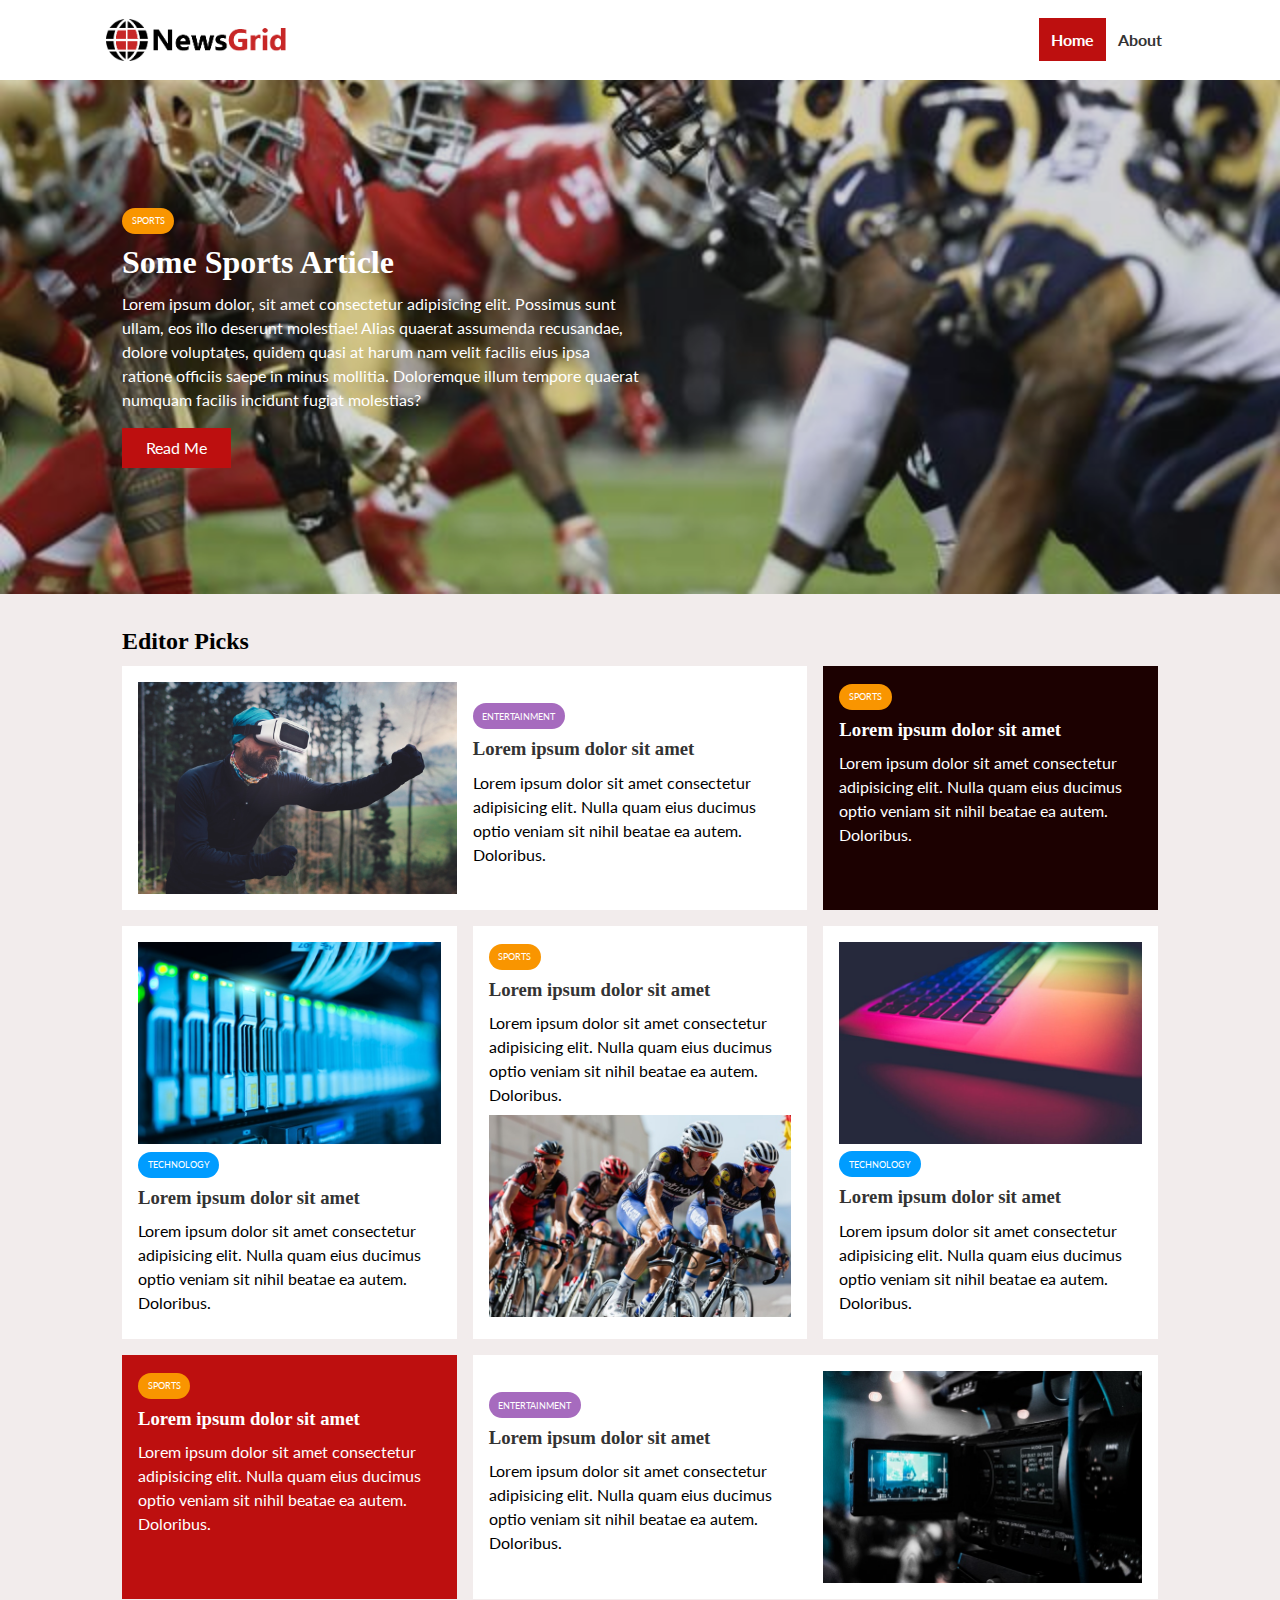
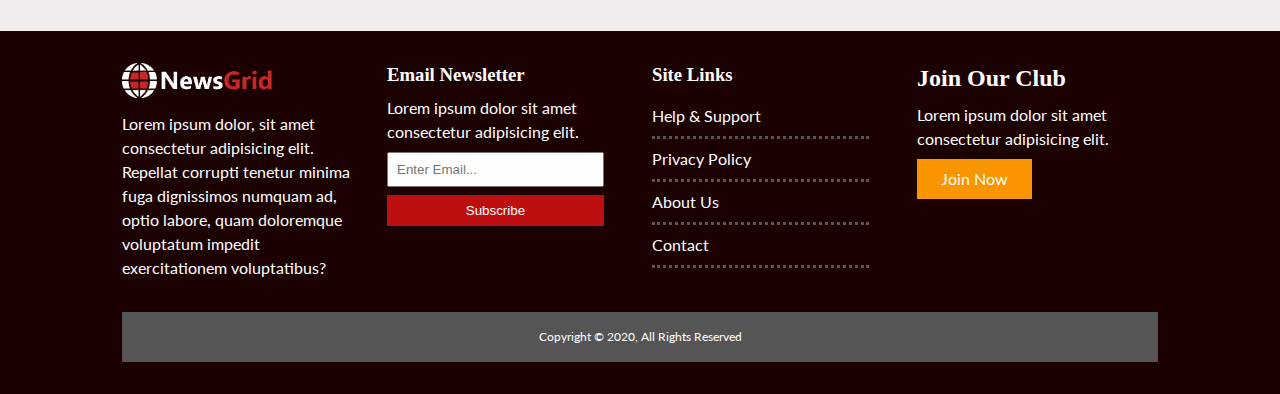
<file: index.html>
<!DOCTYPE html>
<html lang="en">
<head>
  <meta charset="UTF-8">
  <meta name="viewport" content="width=device-width, initial-scale=1.0"><link href="https://fonts.googleapis.com/css2?family=Fira+Sans:ital,wght@1,500&family=Lato&display=swap" rel="stylesheet">
  <link rel="stylesheet" href="https://use.fontawesome.com/releases/v5.13.0/css/all.css" integrity="sha384-Bfad6CLCknfcloXFOyFnlgtENryhrpZCe29RTifKEixXQZ38WheV+i/6YWSzkz3V" crossorigin="anonymous">
  <link rel="stylesheet" href="css/style.css">
  <link rel="stylesheet" media="screen and (max-width: 768px)" href="css/mobile.css">
  <link rel="shortcut icon" type="image/x-icon" href="favicon.ico">
  <title>News Grid</title>
</head>

<body>
<nav id="main-nav">
<div class="container">
  <img src="image_resources/logo.png" alt="News grid" class="logo">
  <div class="social">
    <a href="http://facebook.com" target="_blank"><i class="fab fa-facebook" style="font-size:32px;"></i></a>
    <a href="http://twitter.com" target="_blank"><i class="fab fa-twitter"style="font-size:32px;"></i></a> <a href="http://instagram.com" target="_blank"><i class="fab fa-instagram" style="font-size:32px;"></i></a>
    <a href="http://youtube.com" target="_blank"><i class="fab fa-youtube"style="font-size:32px;"></i></a>
  </div>
<ul>
  <li><a class="current" href="index.html">Home</a></li>
  <li><a href="about.html">About</a></li>
</ul>
</div>
</nav>
<!-- Showcase -->

<header id="showcase">
  <div class="container">
    <div class="showcase-container">
      <div class="showcase-content">
        <div class="category category-sports">Sports</div>
        <h1>Some Sports Article</h1>
        <p>Lorem ipsum dolor, sit amet consectetur adipisicing elit. Possimus sunt ullam, eos illo deserunt molestiae! Alias quaerat assumenda recusandae, dolore voluptates, quidem quasi at harum nam velit facilis eius ipsa ratione officiis saepe in minus mollitia. Doloremque illum tempore quaerat numquam facilis incidunt fugiat molestias?</p>
        <a href="article.html" class="btn btn-primary">Read Me</a>
      </div>
    </div>
  </div>
</header>
<!-- Home Articles -->
<section id="home-articles" class="py-2">
  <div class="container">
      <h2>Editor Picks</h2>
      <div class="articles-container">
        <article class="card">
          <img src="image_resources/articles/ent1.jpg" alt="">
          <div>
            <div class="category category-ent">Entertainment</div>
            <h3>
              <a href="article.html">Lorem ipsum dolor sit amet</a>
            </h3>
            <p>Lorem ipsum dolor sit amet consectetur adipisicing elit. Nulla quam eius ducimus optio veniam sit nihil beatae ea autem. Doloribus.</p>
          </div>
        </article>
        <article class="card bg-dark">
          <div class="category category-sports">Sports</div>
          <h3>
            <a href="article.html">Lorem ipsum dolor sit amet</a>
          </h3>
          <p>Lorem ipsum dolor sit amet consectetur adipisicing elit. Nulla quam eius ducimus optio veniam sit nihil beatae ea autem. Doloribus.</p>
        </article>
        <article class="card">
          <img src="image_resources/articles/tech1.jpg" alt="">
          <div class="category category-tech">Technology</div>
          <h3>
            <a href="article.html">Lorem ipsum dolor sit amet</a>
          </h3>
          <p>Lorem ipsum dolor sit amet consectetur adipisicing elit. Nulla quam eius ducimus optio veniam sit nihil beatae ea autem. Doloribus.</p>
        </article>
        <article class="card">
          <div class="category category-sports">Sports</div>
          <h3>
            <a href="article.html">Lorem ipsum dolor sit amet</a>
          </h3>
          <p>Lorem ipsum dolor sit amet consectetur adipisicing elit. Nulla quam eius ducimus optio veniam sit nihil beatae ea autem. Doloribus.</p>
          <img src="image_resources/articles/sports1.jpg" alt="">
        </article>
        <article class="card">
          <img src="image_resources/articles/tech2.jpg" alt="">
          <div class="category category-tech">Technology</div>
          <h3>
            <a href="article.html">Lorem ipsum dolor sit amet</a>
          </h3>
          <p>Lorem ipsum dolor sit amet consectetur adipisicing elit. Nulla quam eius ducimus optio veniam sit nihil beatae ea autem. Doloribus.</p>
        </article>
        <article class="card bg-primary">
          <div class="category category-sports">Sports</div>
          <h3>
            <a href="article.html">Lorem ipsum dolor sit amet</a>
          </h3>
          <p>Lorem ipsum dolor sit amet consectetur adipisicing elit. Nulla quam eius ducimus optio veniam sit nihil beatae ea autem. Doloribus.</p>
        </article>
        <article class="card">
          <div>
            <div class="category category-ent">Entertainment</div>
            <h3>
              <a href="article.html">Lorem ipsum dolor sit amet</a>
            </h3>
            <p>Lorem ipsum dolor sit amet consectetur adipisicing elit. Nulla quam eius ducimus optio veniam sit nihil beatae ea autem. Doloribus.</p>
          </div>
          <img src="image_resources/articles/ent2.jpg" alt="">
        </article>
      </div>
  </div>
</section>
  
<!-- Footer -->

<footer id="main-footer" class="py-2">
  <div class="container footer-container">
    <div>
      <img src="image_resources/logo_light.png" alt="NewsGrid">
      <p>Lorem ipsum dolor, sit amet consectetur adipisicing elit. Repellat corrupti tenetur minima fuga dignissimos numquam ad, optio labore, quam doloremque voluptatum impedit exercitationem voluptatibus?</p>
    </div>
    <div>
      <h3>Email Newsletter</h3>
      <p>Lorem ipsum dolor sit amet consectetur adipisicing elit.</p>
      <form name="contact" method="POST" data-netlify="true">
        <input type="email" name="email" placeholder="Enter Email...">
        <input type="submit" value="Subscribe" class="btn btn-primary">
      </form>
    </div>
    <div>
      <h3>Site Links</h3>
      <ul class="list">
        <li><a href="#">Help & Support</a></li>
        <li><a href="#">Privacy Policy</a></li>
        <li><a href="#">About Us</a></li>
        <li><a href="#">Contact</a></li>
      </ul>
    </div>
    <div>
      <h2>Join Our Club</h2>
      <p>Lorem ipsum dolor sit amet consectetur adipisicing elit.</p>
      <a href="#" class="btn btn-secondary">Join Now</a>
    </div>
    <div>
      <p>
        Copyright &copy; 2020, All Rights Reserved
      </p>
    </div>
  </div>
</footer>
</body>
</html>
</file>
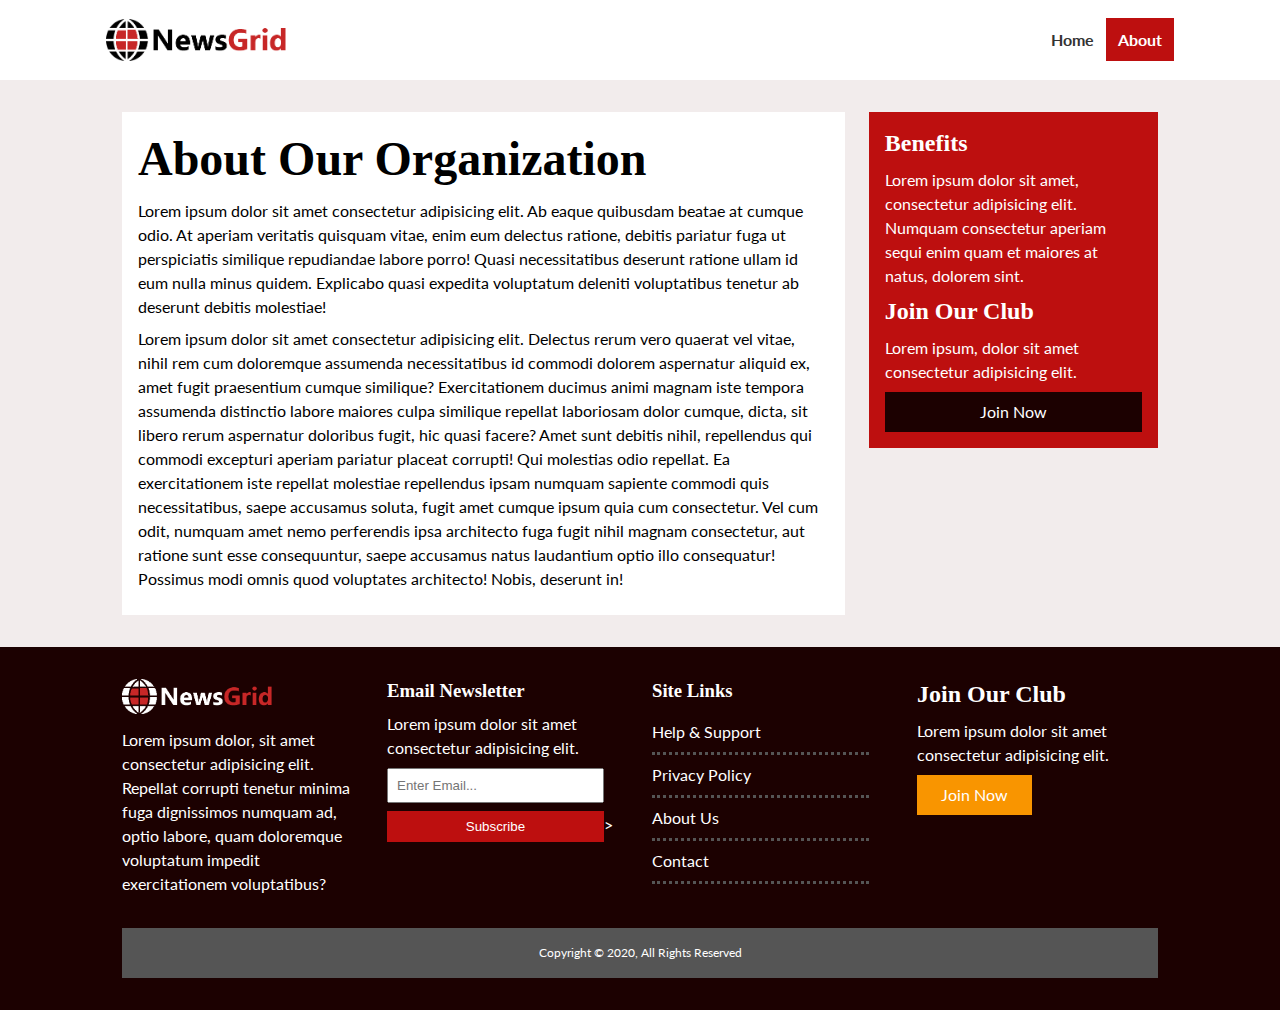
<file: about.html>
<!DOCTYPE html>
<html lang="en">
<head>
  <meta charset="UTF-8">
  <meta name="viewport" content="width=device-width, initial-scale=1.0"><link href="https://fonts.googleapis.com/css2?family=Fira+Sans:ital,wght@1,500&family=Lato&display=swap" rel="stylesheet">
  <link rel="stylesheet" href="https://use.fontawesome.com/releases/v5.13.0/css/all.css" integrity="sha384-Bfad6CLCknfcloXFOyFnlgtENryhrpZCe29RTifKEixXQZ38WheV+i/6YWSzkz3V" crossorigin="anonymous">
  <link rel="stylesheet" href="css/style.css">
  <link rel="stylesheet" media="screen and (max-width: 768px)" href="css/mobile.css">
  <link rel="shortcut icon" type="image/x-icon" href="favicon.ico">
  <title>News Grid | About</title>
</head>

<body>
<nav id="main-nav">
<div class="container">
  <img src="image_resources/logo.png" alt="News grid" class="logo">
  <div class="social">
    <a href="http://facebook.com" target="_blank"><i class="fab fa-facebook" style="font-size:32px;"></i></a>
    <a href="http://twitter.com" target="_blank"><i class="fab fa-twitter"style="font-size:32px;"></i></a> <a href="http://instagram.com" target="_blank"><i class="fab fa-instagram" style="font-size:32px;"></i></a>
    <a href="http://youtube.com" target="_blank"><i class="fab fa-youtube"style="font-size:32px;"></i></a>
  </div>
<ul>
  <li><a href="index.html">Home</a></li>
  <li><a class="current"  href="about.html">About</a></li>
</ul>
</div>
</nav>

<section id="about">
  <div class="container">
    <div class="page-container">
      <article class="card">
        <h1 class="l-heading">About Our Organization</h1>
        <p>Lorem ipsum dolor sit amet consectetur adipisicing elit. Ab eaque quibusdam beatae at cumque odio. At aperiam veritatis quisquam vitae, enim eum delectus ratione, debitis pariatur fuga ut perspiciatis similique repudiandae labore porro! Quasi necessitatibus deserunt ratione ullam id eum nulla minus quidem. Explicabo quasi expedita voluptatum deleniti voluptatibus tenetur ab deserunt debitis molestiae!</p>
        <p>Lorem ipsum dolor sit amet consectetur adipisicing elit. Delectus rerum vero quaerat vel vitae, nihil rem cum doloremque assumenda necessitatibus id commodi dolorem aspernatur aliquid ex, amet fugit praesentium cumque similique? Exercitationem ducimus animi magnam iste tempora assumenda distinctio labore maiores culpa similique repellat laboriosam dolor cumque, dicta, sit libero rerum aspernatur doloribus fugit, hic quasi facere? Amet sunt debitis nihil, repellendus qui commodi excepturi aperiam pariatur placeat corrupti! Qui molestias odio repellat. Ea exercitationem iste repellat molestiae repellendus ipsam numquam sapiente commodi quis necessitatibus, saepe accusamus soluta, fugit amet cumque ipsum quia cum consectetur. Vel cum odit, numquam amet nemo perferendis ipsa architecto fuga fugit nihil magnam consectetur, aut ratione sunt esse consequuntur, saepe accusamus natus laudantium optio illo consequatur! Possimus modi omnis quod voluptates architecto! Nobis, deserunt in!</p>
      </article>
      <aside class="card bg-primary">
        <h2>Benefits</h2>
        <p>Lorem ipsum dolor sit amet, consectetur adipisicing elit. Numquam consectetur aperiam sequi enim quam et maiores at natus, dolorem sint.</p>
        <h2>Join Our Club</h2>
        <p>Lorem ipsum, dolor sit amet consectetur adipisicing elit.</p>
        <a href="#" class="btn btn-dark btn-block">Join Now</a>
      </aside>
    </div>
  </div>
</section>
  
<!-- Footer -->

<footer id="main-footer" class="py-2">
  <div class="container footer-container">
    <div>
      <img src="image_resources/logo_light.png" alt="NewsGrid">
      <p>Lorem ipsum dolor, sit amet consectetur adipisicing elit. Repellat corrupti tenetur minima fuga dignissimos numquam ad, optio labore, quam doloremque voluptatum impedit exercitationem voluptatibus?</p>
    </div>
    <div>
      <h3>Email Newsletter</h3>
      <p>Lorem ipsum dolor sit amet consectetur adipisicing elit.</p>
      <form name="contact" method="POST" data-netlify="true">
        <input type="email" name="email" placeholder="Enter Email...">
        <input type="submit" value="Subscribe" class="btn btn-primary">>
        
      </form>
    </div>
    <div>
      <h3>Site Links</h3>
      <ul class="list">
        <li><a href="#">Help & Support</a></li>
        <li><a href="#">Privacy Policy</a></li>
        <li><a href="#">About Us</a></li>
        <li><a href="#">Contact</a></li>
      </ul>
    </div>
    <div>
      <h2>Join Our Club</h2>
      <p>Lorem ipsum dolor sit amet consectetur adipisicing elit.</p>
      <a href="#" class="btn btn-secondary">Join Now</a>
    </div>
    <div>
      <p>
        Copyright &copy; 2020, All Rights Reserved
      </p>
    </div>
  </div>
</footer>
</body>
</html>
</file>
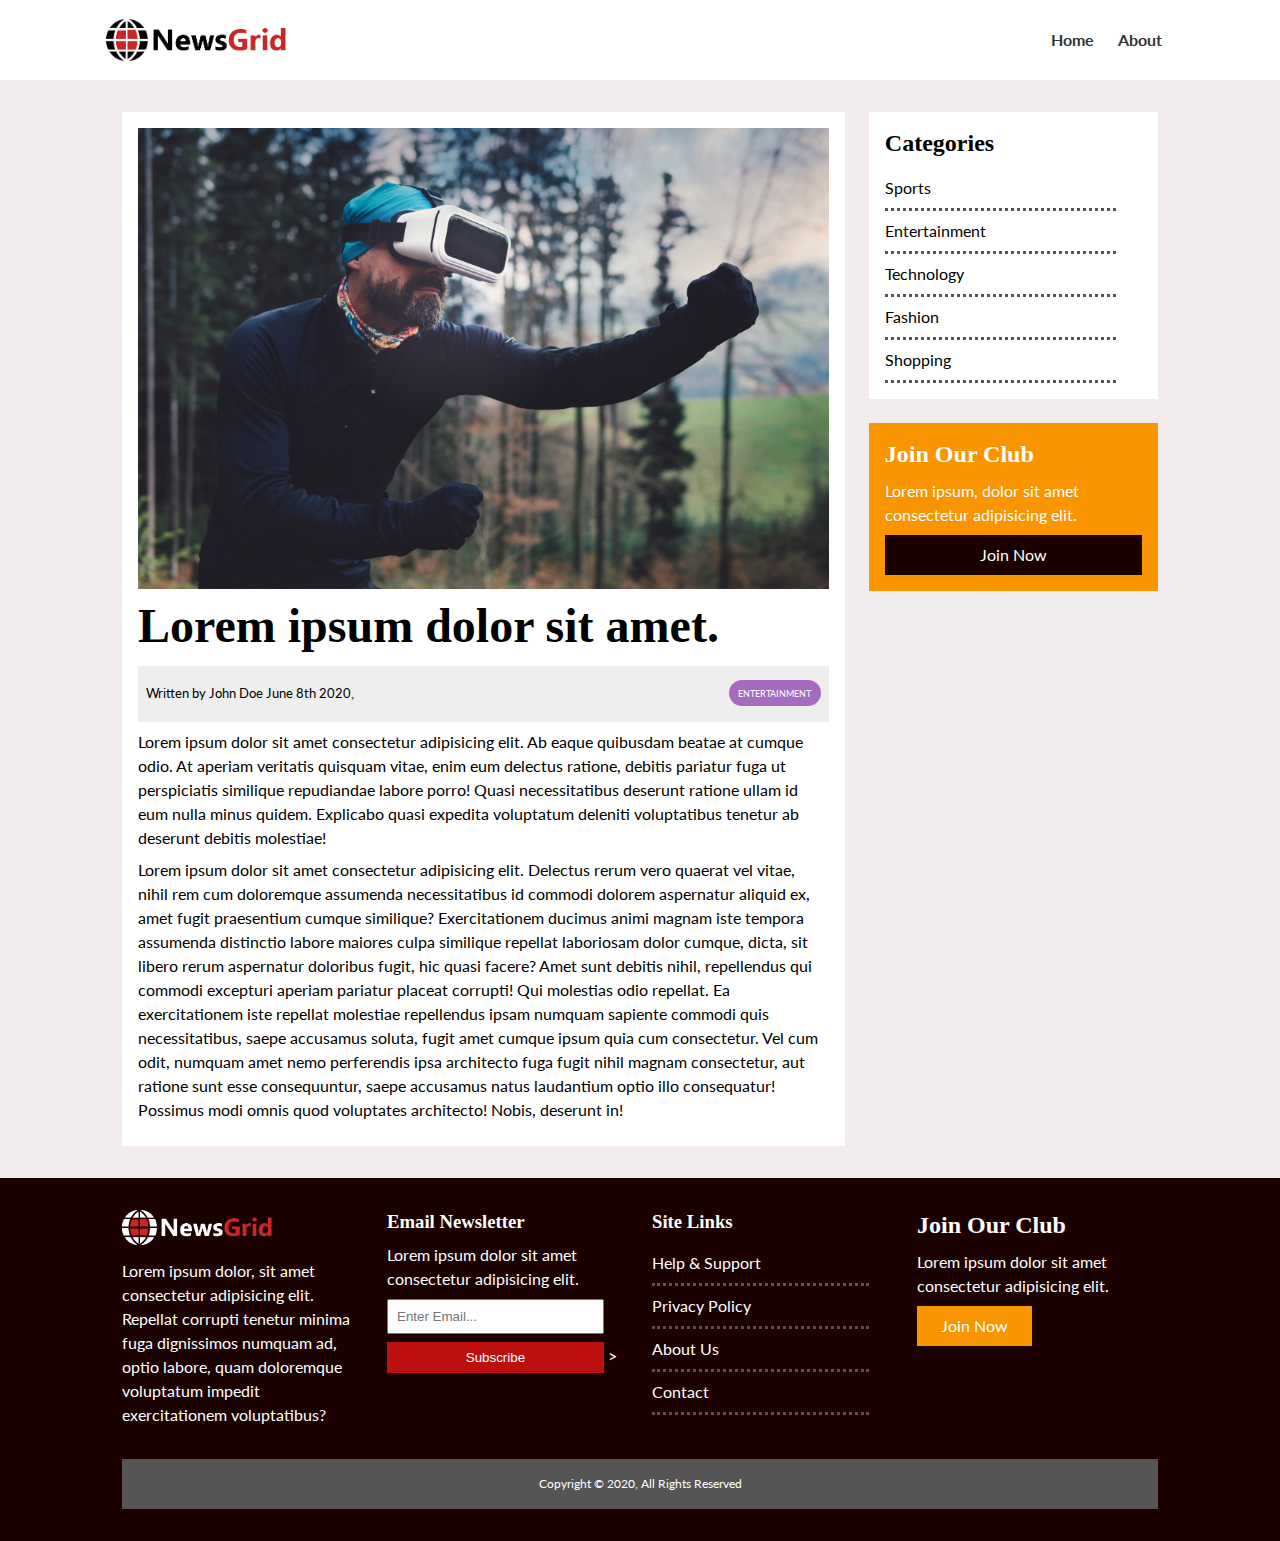
<file: article.html>
<!DOCTYPE html>
<html lang="en">
<head>
  <meta charset="UTF-8">
  <meta name="viewport" content="width=device-width, initial-scale=1.0"><link href="https://fonts.googleapis.com/css2?family=Fira+Sans:ital,wght@1,500&family=Lato&display=swap" rel="stylesheet">
  <link rel="stylesheet" href="https://use.fontawesome.com/releases/v5.13.0/css/all.css" integrity="sha384-Bfad6CLCknfcloXFOyFnlgtENryhrpZCe29RTifKEixXQZ38WheV+i/6YWSzkz3V" crossorigin="anonymous">
  <link rel="stylesheet" href="css/style.css">
  <link rel="stylesheet" media="screen and (max-width: 768px)" href="css/mobile.css">
  <link rel="shortcut icon" type="image/x-icon" href="favicon.ico">
  <title>News Grid | Latest News</title>
</head>

<body>
<nav id="main-nav">
<div class="container">
  <img src="image_resources/logo.png" alt="News grid" class="logo">
  <div class="social">
    <a href="http://facebook.com" target="_blank"><i class="fab fa-facebook" style="font-size:32px;"></i></a>
    <a href="http://twitter.com" target="_blank"><i class="fab fa-twitter"style="font-size:32px;"></i></a> <a href="http://instagram.com" target="_blank"><i class="fab fa-instagram" style="font-size:32px;"></i></a>
    <a href="http://youtube.com" target="_blank"><i class="fab fa-youtube"style="font-size:32px;"></i></a>
  </div>
<ul>
  <li><a href="index.html">Home</a></li>
  <li><a href="about.html">About</a></li>
</ul>
</div>
</nav>

<section id="article">
  <div class="container">
    <div class="page-container">
      <article class="card">
        <img src="image_resources/articles/ent1.jpg" alt="">
        <h1 class="l-heading">Lorem ipsum dolor sit amet.</h1>
        <div class="meta">
          <small>
            <i class="fas fa-user"></i> Written by John Doe June 8th 2020,
          </small>
          <div class="category category-ent">Entertainment</div>
        </div>
        <p>Lorem ipsum dolor sit amet consectetur adipisicing elit. Ab eaque quibusdam beatae at cumque odio. At aperiam veritatis quisquam vitae, enim eum delectus ratione, debitis pariatur fuga ut perspiciatis similique repudiandae labore porro! Quasi necessitatibus deserunt ratione ullam id eum nulla minus quidem. Explicabo quasi expedita voluptatum deleniti voluptatibus tenetur ab deserunt debitis molestiae!</p>
        <p>Lorem ipsum dolor sit amet consectetur adipisicing elit. Delectus rerum vero quaerat vel vitae, nihil rem cum doloremque assumenda necessitatibus id commodi dolorem aspernatur aliquid ex, amet fugit praesentium cumque similique? Exercitationem ducimus animi magnam iste tempora assumenda distinctio labore maiores culpa similique repellat laboriosam dolor cumque, dicta, sit libero rerum aspernatur doloribus fugit, hic quasi facere? Amet sunt debitis nihil, repellendus qui commodi excepturi aperiam pariatur placeat corrupti! Qui molestias odio repellat. Ea exercitationem iste repellat molestiae repellendus ipsam numquam sapiente commodi quis necessitatibus, saepe accusamus soluta, fugit amet cumque ipsum quia cum consectetur. Vel cum odit, numquam amet nemo perferendis ipsa architecto fuga fugit nihil magnam consectetur, aut ratione sunt esse consequuntur, saepe accusamus natus laudantium optio illo consequatur! Possimus modi omnis quod voluptates architecto! Nobis, deserunt in!</p>
      </article>

      <aside id="categories" class="card">
        <h2>Categories</h2>
        <ul class="list">
          <li><a href="#"><i class="fas fa-chevron-right"></i></a> Sports</li>
          <li><a href="#"><i class="fas fa-chevron-right"></i></a> Entertainment</li>
          <li><a href="#"><i class="fas fa-chevron-right"></i></a> Technology</li>
          <li><a href="#"><i class="fas fa-chevron-right"></i></a> Fashion</li>
          <li><a href="#"><i class="fas fa-chevron-right"></i></a> Shopping</li>
        </ul>
      </aside>
      <aside class="card bg-secondary">
        <h2>Join Our Club</h2>
        <p>Lorem ipsum, dolor sit amet consectetur adipisicing elit.</p>
        <a href="#" class="btn btn-dark btn-block">Join Now</a>
      </aside>
    </div>
  </div>
</section>
  
<!-- Footer -->

<footer id="main-footer" class="py-2">
  <div class="container footer-container">
    <div>
      <img src="image_resources/logo_light.png" alt="NewsGrid">
      <p>Lorem ipsum dolor, sit amet consectetur adipisicing elit. Repellat corrupti tenetur minima fuga dignissimos numquam ad, optio labore, quam doloremque voluptatum impedit exercitationem voluptatibus?</p>
    </div>
    <div>
      <h3>Email Newsletter</h3>
      <p>Lorem ipsum dolor sit amet consectetur adipisicing elit.</p>
      <form name="contact" method="POST" data-netlify="true">
        <input type="email" name="email" placeholder="Enter Email...">
        <input type="submit" value="Subscribe" class="btn btn-primary"> >
        
      </form>
    </div>
    <div>
      <h3>Site Links</h3>
      <ul class="list">
        <li><a href="#">Help & Support</a></li>
        <li><a href="#">Privacy Policy</a></li>
        <li><a href="#">About Us</a></li>
        <li><a href="#">Contact</a></li>
      </ul>
    </div>
    <div>
      <h2>Join Our Club</h2>
      <p>Lorem ipsum dolor sit amet consectetur adipisicing elit.</p>
      <a href="#" class="btn btn-secondary">Join Now</a>
    </div>
    <div>
      <p>
        Copyright &copy; 2020, All Rights Reserved
      </p>
    </div>
  </div>
</footer>
</body>
</html>
</file>
<file: css/style.css>
:root {
  --primary-color: #bd0f0f;
  --secondary-color: #f99500;
  --dark-color: #1c0101;
  --light-color: #f2ecec;
  --max-width: 1100px;
}

.category {
  --sports-color: #f99500;
  --ent-color: #a66bbe;
  --tech-color: #009cff;
}

* {
  margin: 0;
  padding: 0;
  box-sizing: border-box;
}

body {
  font-family: 'lato', sans-serif;
  line-height: 1.5;
  background: var(--light-color);
}

a {
  color: #333;
  text-decoration: none;
}

ul {
  list-style: none;
}
p {
  margin: .5rem 0;
}

img {
  width: 100%;
}

h1, h2, h3, h4, h5, h6 {
  font-family: 'fira', cursive;
  margin-bottom: .55rem;
  line-height: 1.3;
 
}

/* *Utility */

.container {
  max-width: var(--max-width);
  margin: auto;
  padding: 0 2rem;
  overflow: hidden;
}

.category {
  display: inline-block;
  color: #fff;
  font-size: 0.55rem;
  text-transform: uppercase;
  padding: 0.4rem 0.6rem;
  border-radius: 15px;
  margin-bottom: 0.5rem;
}

.category-sports {background: var(--sports-color)}
.category-ent {background: var(--ent-color)}
.category-tech {background: var(--tech-color)}

.btn {
  display: inline-block;
  border: none;
  background: var(--dark-color);
  color: #fff;
  padding: 0.5rem 1.5rem;
}

.btn-light { background: var(--light-color)}
.btn-primary { background: var(--primary-color)}
.btn-secondary { background: var(--secondary-color)}

.btn:hover{
  opacity: 0.9;
}
.btn-block {
  display: block;
  width: 100%;
  text-align: center;
}

.card {
  background: #fff;
  padding: 1rem;
}

.bg-dark {
  background: var(--dark-color);
  color: #fff;
}
.bg-primary {
  background: var(--primary-color);
  color: #fff;
}
.bg-secondary {
  background: var(--secondary-color);
  color: #fff;
}

.bg-dark h1,
.bg-dark h2,
.bg-dark h3,
.bg-dark a,
.bg-primary h3,
.bg-primary h3,
.bg-primary h3,
.bg-primary a,
.bg-secondary h1,
.bg-secondary h2,
.bg-secondary h3,
.bg-secondary a {
  color:#fff
}


.py-1 { padding: 1.5rem 0}
.py-2 { padding: 2rem 0}
.py-3 { padding: 3rem 0}
.p-1 { padding: 1.5rem }
.p-2 { padding: 2rem }
.p-3 { padding: 3rem }

.list li {
  padding: .5rem 0;
  border-bottom: #555 dotted;
  width: 90%;
}

.list li a:hover {
  color: var(--primary-color) !important ;
}

.l-heading {
  font-size: 3rem;
}
/** Navigation */

#main-nav {
  background: #fff;
  position: sticky;
  top: 0;
  z-index: 2;
}

#main-nav .container {
  display: grid;
  grid-template-columns: 6fr 3fr 2fr;
  padding: 1rem;
  align-items: center;
}

#main-nav .logo {
  width: 180px;
}

#main-nav ul {
  justify-self: end;
  display: flex;
}

#main-nav ul li a {
  padding: 0.75rem;
  font-weight: bold;
}

#main-nav ul li a.current {
  background: var(--primary-color);
  color: #fff;
}

#main-nav ul li a:hover {
  background: var(--light-color);
  color: var(--dark-color);
}

#main-nav .social {
  justify-self: center;
}

#main-nav .social i {
  color: #777;
  margin-right: .5rem;
}

/* *Showcase */
#showcase {
  color: #fff;
  background: #333;
  padding: 2rem;
  position: relative;
}

#showcase:before {
  content: '';
  background: url('../image_resources/showcase_1.jpg') no-repeat center center/cover;
  position: absolute;
  top: 0;
  left: 0;
  width: 100%;
  height: 100%;
  opacity: 0.8;
}

#showcase .showcase-container {
  display: grid;
  grid-template-columns: repeat(2, 1fr);
  justify-content: center;
  align-items: center;
  height: 50vh;
}

#showcase .showcase-content{
  z-index: 1;
}

#showcase .showcase-content p {
  margin-bottom: 1rem;
}

/* *Home Articles Setting our grid */

#home-articles .articles-container{
  display: grid;
  grid-template-columns: repeat(3, 1fr);
  grid-gap: 1rem;
}

#home-articles .articles-container > *:first-child,
#home-articles .articles-container > *:last-child {
  display: grid;
  grid-template-columns: repeat(2, 1fr);
  grid-gap: 1rem;
  align-items: center;
  grid-column: 1 / span 2;
}

#home-articles .articles-container > *:last-child {
  grid-column: 2 / span 2;
}

/* *Footer */

#main-footer {
  background: var(--dark-color);
  color: #fff;
}

#main-footer img {
width: 150px;
}

#main-footer a {
  color: #fff;
}

#main-footer .footer-container {
  display: grid;
  grid-template-columns: repeat(4, 1fr);
  grid-gap: 1.5rem;
}

#main-footer .footer-container > *:last-child {
  background: #555;
  grid-column: 1 / span 4;
  padding: .5rem;
  text-align: center;
  font-size: 0.75rem;
}

#main-footer .footer-container input[type ='email'] {
  width: 90%;
  padding: 0.5rem;
  margin-bottom: 0.5rem;
}

#main-footer .footer-container input[type = 'submit'] {
  width: 90%;
}

/* * About Page */

.page-container {
  display: grid;
  grid-template-columns: 5fr 2fr;
  margin: 2rem 0;
  grid-gap: 1.5rem;
}

.page-container > *:first-child {
  grid-row: 1 / span 3;
}

/* *Article meta */

#article .meta {
  display: flex;
  justify-content: space-between;
  align-items: center;
  background: #eee;
  padding: 0.5rem;
}

#article .meta .category {
  margin-top: 0.4rem;
}
</file>
<file: css/mobile.css>
/** Navigation */
#main-nav .social {
  display: none;
}

#main-nav .container {
  grid-template-columns: 1fr;
  grid-gap: 1.2rem;
}

#main-nav ul, 
#main-nav .logo {
  justify-self: center;
}

#main-nav ul li a {
  padding: 0.50rem;
}

/* *Home articles */


#home-articles .articles-container > *:first-child, #home-articles .articles-container > *:last-child {
  grid-template-columns: 1fr;
  grid-column: 1fr;
}

@media(max-width: 600px){
  /* * Stacking grid items */
 
  #showcase .showcase-container,
  #home-articles .articles-container,
  #main-footer .footer-container {
    grid-template-columns: 1fr;
  }
  /* * Span removel */
  #home-articles .articles-container > *, #home-articles .articles-container > *:first-child, #home-articles .articles-container > *:last-child{
    grid-column: 2;
  }
 
  #main-footer .footer-container > *:last-child {
    grid-column: 1;
  } 
  #main-footer .footer-container > * {
    border-bottom: #444 dotted 1px;
    padding-bottom: 1rem;
  }
  #main-footer .footer-container > *:last-child,#main-footer .footer-container > *:nth-child(3),#main-footer .footer-container > *:nth-child(4) {
    border: none;
  }
  .page-container {
    grid-template-columns: 1fr;
    text-align: center;
  }
  .page-container > *:first-child {
    grid-row: 1;
  }
  .l-heading {
    font-size: 2rem;
  }
  #home-articles .container h2 {
  padding-left: 1rem;
  }
}
</file>
